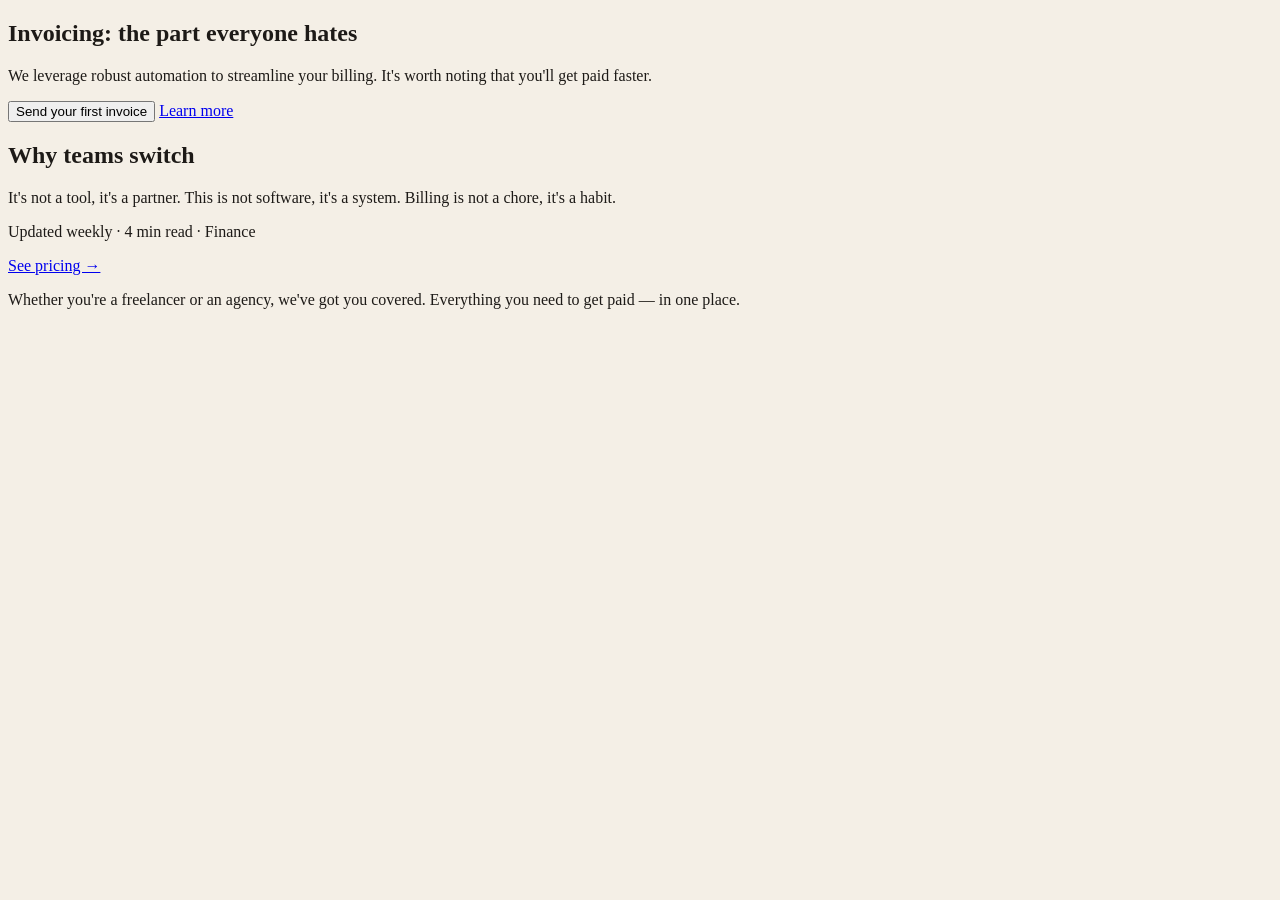
<file: designer/evals/fixtures/copy-fail/index.html>
<!doctype html>
<!-- designer lint fixture: copy rules only. Expected PATCH (copy), plus a dash WARN. -->
<html lang="en">
<head>
<meta charset="utf-8">
<title>Ledgerly invoicing</title>
<style>
:root { --ink: #1d1a17; --paper: #f4efe6; --accent: #7a3e1d; --font-display: "Gloock", serif; --font-body: "Newsreader", serif; }
body { background: var(--paper); color: var(--ink); font-family: var(--font-body); }
</style>
</head>
<body>
<section class="hero">
  <h1>Invoicing: the part everyone hates</h1>
  <p>We leverage robust automation to streamline your billing. It's worth noting that you'll get paid faster.</p>
  <button type="button">Send your first invoice</button>
  <a class="btn" href="/tour">Learn more</a>
</section>
<section>
  <h2>Why teams switch</h2>
  <p>It's not a tool, it's a partner. This is not software, it's a system. Billing is not a chore, it's a habit.</p>
  <p class="meta">Updated weekly · 4 min read · Finance</p>
  <a href="/pricing">See pricing →</a>
  <p>Whether you're a freelancer or an agency, we've got you covered. Everything you need to get paid — in one place.</p>
</section>
</body>
</html>
</file>
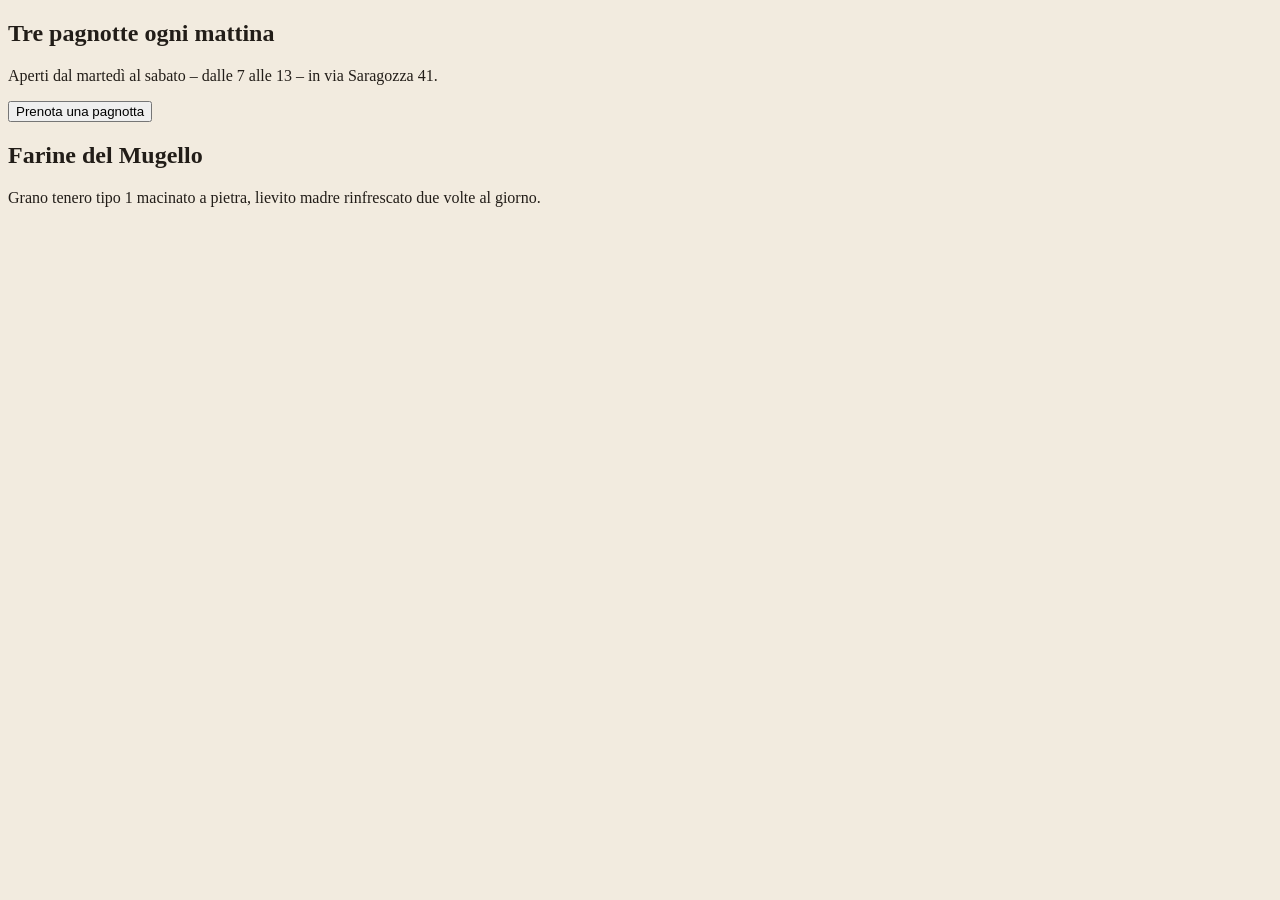
<file: designer/evals/fixtures/copy-pass-it/index.html>
<!doctype html>
<!-- designer lint fixture: Italian copy with legitimate en dashes. MUST PASS, no dash warning. -->
<html lang="it">
<head>
<meta charset="utf-8">
<title>Forno Bertoldi, pane a lievitazione naturale</title>
<style>
:root { --ink: #221d18; --paper: #f2ebdf; --accent: #8c4a1f; --font-display: "Gloock", serif; --font-body: "Literata", serif; }
html, body { overflow-x: clip; }
body { background: var(--paper); color: var(--ink); font-family: var(--font-body); }
</style>
</head>
<body>
<section class="hero">
  <h1>Tre pagnotte ogni mattina</h1>
  <p>Aperti dal martedì al sabato – dalle 7 alle 13 – in via Saragozza 41.</p>
  <button type="button">Prenota una pagnotta</button>
</section>
<section>
  <h2>Farine del Mugello</h2>
  <p>Grano tenero tipo 1 macinato a pietra, lievito madre rinfrescato due volte al giorno.</p>
</section>
</body>
</html>
</file>
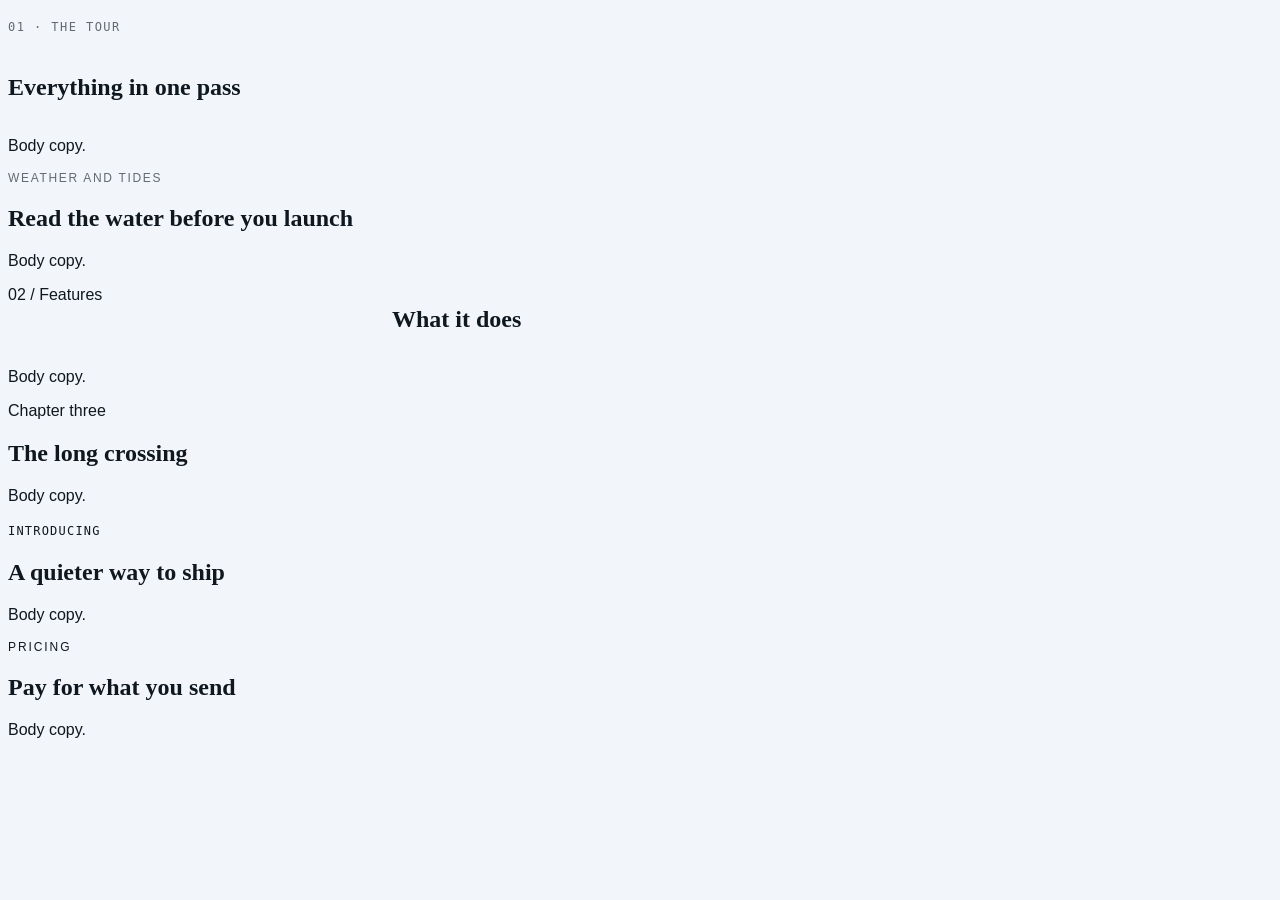
<file: designer/evals/fixtures/eyebrow-fail/index.html>
<!doctype html>
<!--
  Gate 54 fixture: MUST FAIL, six times.

  Every case here was invisible to the pre-1.3 detector, which keyed on
  `grid-template-columns` in the CSS and so only ever saw one geometry.
  Assertion (run from this directory):

    node ../../sloplint.mjs . --json | node -e "let s='';process.stdin.on('data',d=>s+=d).on('end',()=>console.log(JSON.parse(s).findings.filter(f=>f.gate==='54'&&f.grade==='FAIL').length))"
    # expected: 6

  Scoped to gate 54 on purpose: this file is deliberately slop in other ways too.
-->
<html lang="en">
<head>
<meta charset="utf-8">
<meta name="viewport" content="width=device-width, initial-scale=1">
<title>Gate 54 eyebrow fixture (must fail)</title>
<style>
/* Hallmark · macrostructure: fixture · tone: n/a · anchor hue: 250 · hero: Settled/H1 */
/* Hallmark · pre-emit critique: P3 H3 E3 S3 R3 V3 · weakest: all - this is a fixture */
:root {
  --color-paper: oklch(97% 0.006 250); --color-ink: oklch(20% 0.02 250);
  --color-muted: oklch(52% 0.015 250);
  --font-display: "Fraunces", serif; --font-body: "Public Sans", sans-serif;
  --font-label: "Geist Mono", monospace;
  --text-xs: 0.75rem; --tracking-label: 0.12em;
}
html, body { overflow-x: clip; }
body { background: var(--color-paper); color: var(--color-ink); font-family: var(--font-body); }
h1, h2, h3 { font-family: var(--font-display); }

/* 1: flex column. No grid anywhere; the old check could not see this. */
.a__head { display: flex; flex-direction: column; gap: 0.5rem; }
.a__eyebrow { font-family: var(--font-label); text-transform: uppercase;
  letter-spacing: var(--tracking-label); font-size: var(--text-xs); color: var(--color-muted); }

/* 2: plain block stack, and a class name outside the label vocabulary.
       Caught by resolved CSS alone: uppercase + tracking + small size. */
.b__strand { text-transform: uppercase; letter-spacing: 0.14em; font-size: 0.75rem;
  color: var(--color-muted); }

/* 3: the classic side-by-side grid. Regression guard for the old behaviour. */
.c__head { display: grid; grid-template-columns: minmax(0, 0.4fr) minmax(0, 1fr); gap: 2rem; }

/* 4: multi-column head declared ONLY inside a max-width block. The old check
       skipped every max-width rule, so this shape was a free pass. */
@media (max-width: 48rem) {
  .d__head { display: grid; grid-template-columns: 1fr 2fr; }
}

/* 5: class-less heading. The old check required a semantic match on the head
       wrapper's own classes to even look. */
.e__mark { font-family: var(--font-label); text-transform: uppercase;
  letter-spacing: 0.1em; font-size: 0.75rem; }

/* 6: "overline" was not in the old vocabulary at all. */
.overline { font-size: 0.75rem; letter-spacing: 0.16em; text-transform: uppercase; }
</style>
</head>
<body>

<!-- 1 · flex column stack -->
<section>
  <div class="a__head">
    <p class="a__eyebrow">01 · The tour</p>
    <h2>Everything in one pass</h2>
  </div>
  <p>Body copy.</p>
</section>

<!-- 2 · plain block stack, non-vocabulary class, CSS signals only -->
<section>
  <div>
    <p class="b__strand">Weather and tides</p>
    <h2>Read the water before you launch</h2>
  </div>
  <p>Body copy.</p>
</section>

<!-- 3 · side-by-side grid (the only shape the old gate caught) -->
<section>
  <div class="c__head">
    <span class="eyebrow">02 / Features</span>
    <h2>What it does</h2>
  </div>
  <p>Body copy.</p>
</section>

<!-- 4 · two-column head hidden inside a max-width query -->
<section>
  <div class="d__head">
    <span class="kicker">Chapter three</span>
    <h2>The long crossing</h2>
  </div>
  <p>Body copy.</p>
</section>

<!-- 5 · class-less heading under a labelled span -->
<section>
  <div>
    <span class="e__mark">Introducing</span>
    <h2>A quieter way to ship</h2>
  </div>
  <p>Body copy.</p>
</section>

<!-- 6 · the word the old vocabulary never knew -->
<section>
  <div>
    <p class="overline">Pricing</p>
    <h2>Pay for what you send</h2>
  </div>
  <p>Body copy.</p>
</section>

</body>
</html>
</file>
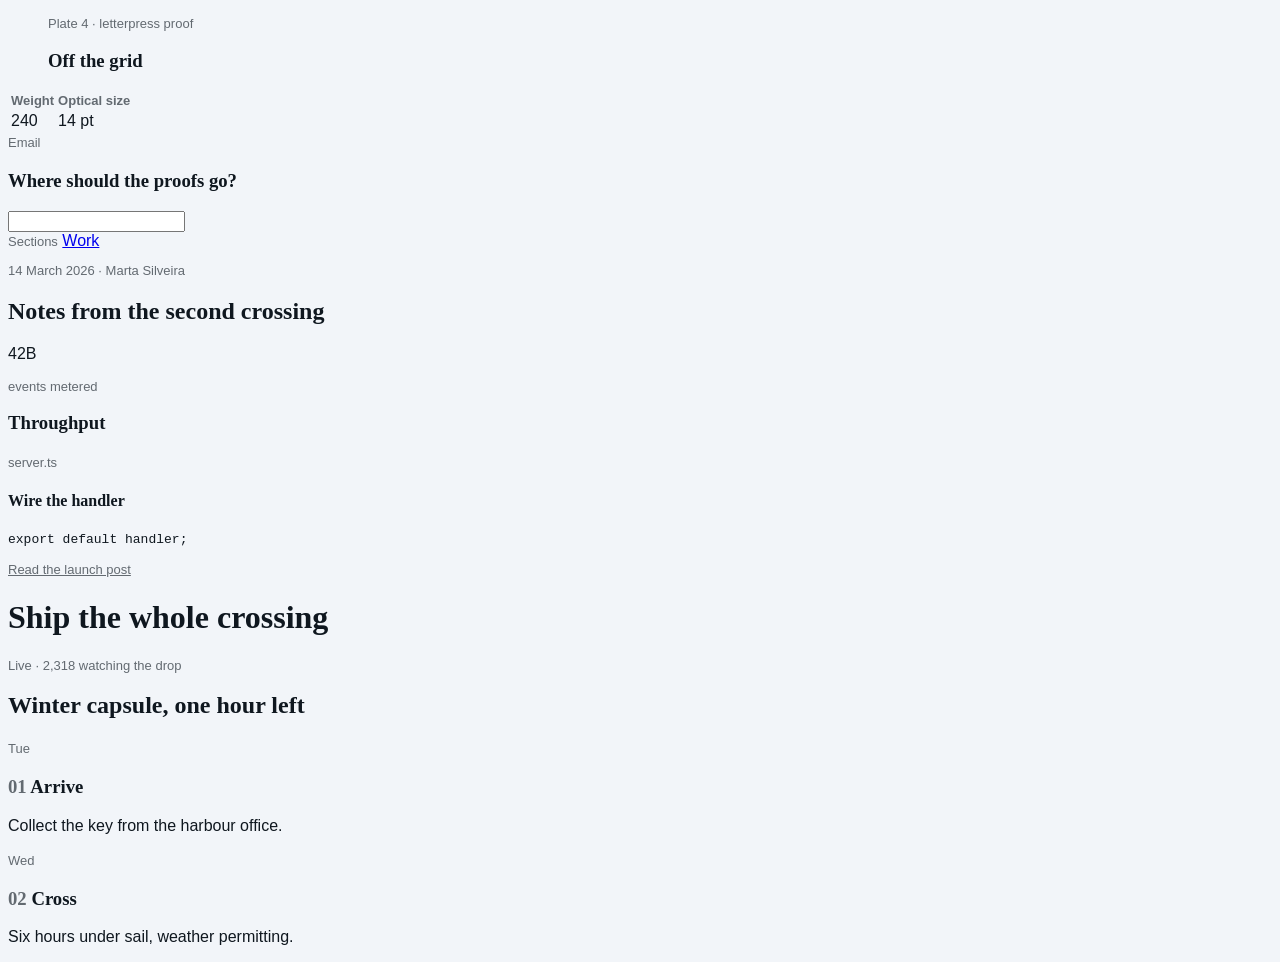
<file: designer/evals/fixtures/eyebrow-pass/index.html>
<!doctype html>
<!--
  Gate 54 fixture: MUST NOT FAIL.

  Ten shapes that look like an eyebrow to a naive detector and are not one.
  Each carries a fact, a destination, or an identifier the reader would
  otherwise lack: the exceptions gate 54 lists in references/gates.md.

  Assertion (run from this directory):

    node ../../sloplint.mjs . --json | node -e "let s='';process.stdin.on('data',d=>s+=d).on('end',()=>console.log(JSON.parse(s).findings.filter(f=>f.gate==='54').length))"
    # expected: 0

  Scoped to gate 54: this file makes no claim to be clean on the other gates.
-->
<html lang="en">
<head>
<meta charset="utf-8">
<meta name="viewport" content="width=device-width, initial-scale=1">
<title>Gate 54 carve-out fixture (must pass)</title>
<meta name="description" content="Fragments that sit near a heading without announcing it; gate 54 must stay quiet on every one.">
<style>
/* Hallmark · shape: fixture · genre: editorial · theme: fixture (by request)
 * hero: Settled · nav: none · footer: none · enrichment: none · signature: none, this is a gate 54 fixture
 * axes: light/roman-serif/cool · posture: restrained · contrast: pass · fold: n/a · v2.0.0 */
/* Hallmark · pre-emit critique: P3 H3 E3 S3 R3 V3 · weakest: all, this is a fixture */
/* Hallmark · answered F21 · unrelated fragments in one file, not a single document outline */
:root {
  --color-paper: oklch(97% 0.006 250); --color-ink: oklch(20% 0.02 250);
  --color-muted: oklch(52% 0.015 250); --color-accent: oklch(52% 0.14 250); --color-accent-ink: oklch(98% 0.005 250);
  --font-display: "Fraunces", serif; --font-body: "Public Sans", sans-serif;
  --font-label: var(--font-body);
  --text-xs: 0.8125rem;
}
html, body { overflow-x: clip; }
html { scrollbar-color: var(--color-muted) var(--color-paper); }
body { background: var(--color-paper); color: var(--color-ink); font-family: var(--font-body); caret-color: var(--color-accent); }
::selection { background: color-mix(in oklab, var(--color-accent) 22%, transparent); color: var(--color-ink); }
:focus-visible { outline: 2px solid var(--color-accent); outline-offset: 2px; }
a:active, button:active { transform: translateY(1px); }
button:disabled { opacity: 0.55; cursor: not-allowed; }
h1, h2, h3, h4 { font-family: var(--font-display); text-wrap: balance; }
.label { font-family: var(--font-label); font-size: var(--text-xs); color: var(--color-muted); }
.steps { list-style: none; counter-reset: step; padding: 0; }
.steps li { counter-increment: step; }
.steps li h3::before { content: counter(step, decimal-leading-zero) "  "; color: var(--color-muted); }
</style>
</head>
<body>

<!-- 1 · figcaption. Identifier, and it names something that is present. -->
<figure>
  <figcaption class="label">Plate 4 · letterpress proof</figcaption>
  <h3>Off the grid</h3>
</figure>

<!-- 2 · table column header. Identifier. -->
<table>
  <thead><tr><th class="label">Weight</th><th class="label">Optical size</th></tr></thead>
  <tbody><tr><td>240</td><td>14 pt</td></tr></tbody>
</table>

<!-- 3 · form field label. Identifier, bound to its control. -->
<form>
  <div>
    <label class="label" for="email">Email</label>
    <h3>Where should the proofs go?</h3>
    <input id="email" type="email">
  </div>
</form>

<!-- 4 · nav label. Destination. -->
<nav>
  <div>
    <span class="label">Sections</span>
    <h2 hidden>Navigation</h2>
    <a href="/work">Work</a>
  </div>
</nav>

<!-- 5 · dateline. Fact: the date appears nowhere else. -->
<article>
  <p class="label"><time datetime="2026-03-14">14 March 2026</time> · Marta Silveira</p>
  <h2>Notes from the second crossing</h2>
</article>

<!-- 6 · unit label AFTER the figure it labels. Order is the discriminator. -->
<section>
  <div>
    <p class="stat__num">42B</p>
    <p class="label">events metered</p>
  </div>
  <h3>Throughput</h3>
</section>

<!-- 7 · code filename tab. Identifier: a real path. -->
<section>
  <div>
    <span class="label">server.ts</span>
    <h4>Wire the handler</h4>
  </div>
  <pre><code>export default handler;</code></pre>
</section>

<!-- 8 · linked announcement chip. Destination, and it goes somewhere real. -->
<header>
  <div>
    <a class="label" href="/changelog/v2">Read the launch post</a>
    <h1>Ship the whole crossing</h1>
  </div>
</header>

<!-- 9 · live telemetry above a headline. Fact, and the digits prove it. -->
<section>
  <div>
    <p class="label">Live · 2,318 watching the drop</p>
    <h1>Winter capsule, one hour left</h1>
  </div>
</section>

<!-- 10 · a real <ol>. The numbers come from counter(), not from typed labels;
         a genuine per-step identifier rides along without becoming a kicker. -->
<ol class="steps">
  <li>
    <span class="label">Tue</span>
    <h3>Arrive</h3>
    <p>Collect the key from the harbour office.</p>
  </li>
  <li>
    <span class="label">Wed</span>
    <h3>Cross</h3>
    <p>Six hours under sail, weather permitting.</p>
  </li>
</ol>

</body>
</html>
</file>
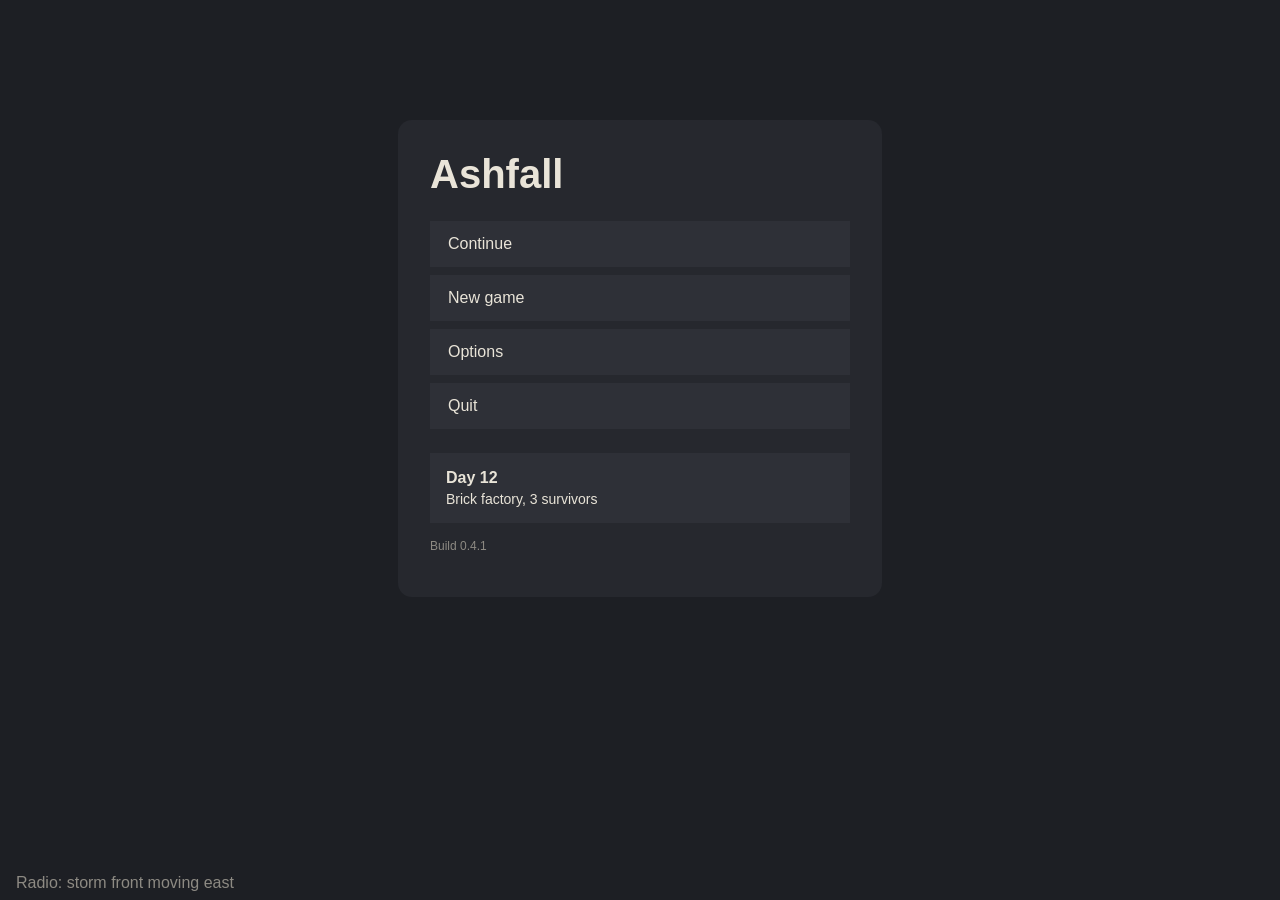
<file: designer/evals/fixtures/game-flat/index.html>
<!doctype html>
<html lang="en">
<head>
<meta charset="utf-8">
<title>Ashfall menu</title>
<style>
  :root { --paper: #1d1f24; --ink: #e9e4d8; --accent: #c8923a; --line: #3a3d44; }
  body { margin: 0; background: var(--paper); color: var(--ink); font-family: "Barlow", sans-serif; }
  .main-menu { max-width: 420px; margin: 120px auto; padding: 32px; background: #26282e; border-radius: 14px; }
  .logo { font-size: 40px; margin: 0 0 24px; }
  .menu-list { display: flex; flex-direction: column; gap: 8px; padding: 0; margin: 0; list-style: none; }
  .menu-item { padding: 14px 18px; background: #2e3037; color: var(--ink); }
  .save-card { margin-top: 24px; padding: 16px; background: #2e3037; color: var(--ink); }
  .save-card p { margin: 4px 0 0; font-size: 14px; }
  .version { margin-top: 16px; font-size: 12px; color: #8d8a83; }
  .ticker { position: fixed; left: 0; right: 0; bottom: 0; padding: 8px 16px; color: #8d8a83; }
</style>
</head>
<body>
  <main class="main-menu">
    <h1 class="logo">Ashfall</h1>
    <ul class="menu-list">
      <li class="menu-item">Continue</li>
      <li class="menu-item">New game</li>
      <li class="menu-item">Options</li>
      <li class="menu-item">Quit</li>
    </ul>
    <div class="save-card"><strong>Day 12</strong><p>Brick factory, 3 survivors</p></div>
    <p class="version">Build 0.4.1</p>
  </main>
  <div class="ticker">Radio: storm front moving east</div>
</body>
</html>
</file>
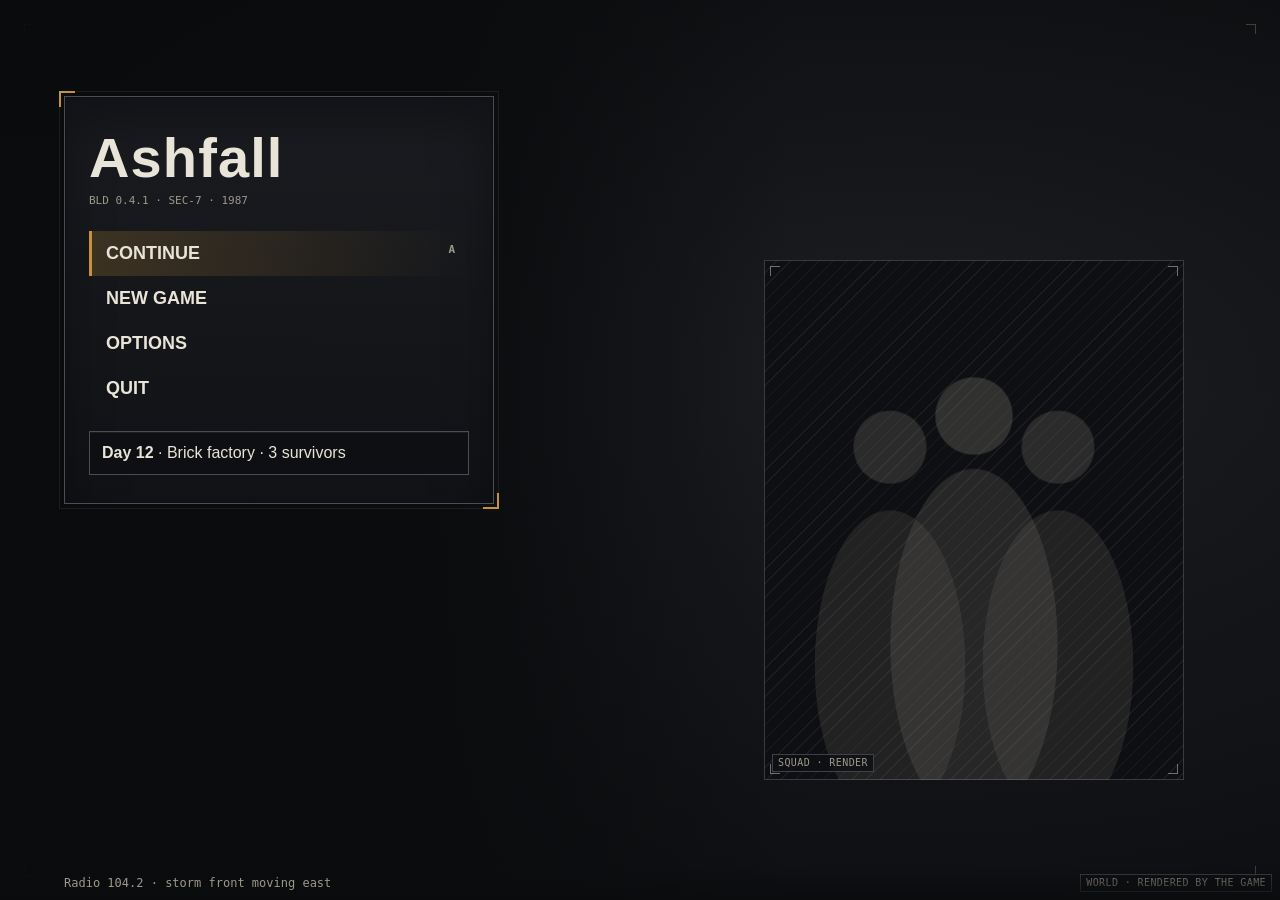
<file: designer/evals/fixtures/game-rich/index.html>
<!doctype html>
<html lang="en">
<head>
<meta charset="utf-8">
<title>Ashfall menu</title>
<link rel="stylesheet" href="../../../assets/game-slot.css">
<style>
  :root { --paper: #15171b; --ink: #e9e4d8; --ink-dim: #9d988c; --accent: #c8923a; --rule: #4a4d55; --inset: #0e0f12;
          --font-display: "Oswald", "Barlow Condensed", sans-serif; --font-body: "Barlow", sans-serif; --font-mono: "JetBrains Mono", monospace; }
  body { margin: 0; min-height: 100dvh; position: relative; color: var(--ink); font-family: var(--font-body); background: var(--paper); }
  .scrim { position: absolute; inset: 0; z-index: 1; background: linear-gradient(90deg, rgb(10 11 13 / 0.92) 0 34%, rgb(10 11 13 / 0) 62%); }
  .rail, .ticker { z-index: 2; }
  .squad { position: absolute; right: 96px; bottom: 120px; width: 420px; height: 520px; z-index: 2; }
  .rail { position: absolute; left: 64px; top: 96px; width: 380px; padding: 28px 24px;
          background: linear-gradient(180deg, rgb(28 30 35 / 0.86), rgb(18 19 23 / 0.86));
          border: 1px solid var(--rule); outline: 1px solid rgb(233 228 216 / 0.08); outline-offset: 4px;
          box-shadow: inset 0 0 0 1px var(--inset), inset 0 24px 48px rgb(0 0 0 / 0.35); }
  .rail::before, .rail::after { content: ""; position: absolute; width: 14px; height: 14px; border: 2px solid var(--accent); }
  .rail::before { top: -6px; left: -6px; border-right: 0; border-bottom: 0; }
  .rail::after { bottom: -6px; right: -6px; border-left: 0; border-top: 0; }
  .logo { font-family: var(--font-display); font-size: 56px; letter-spacing: 0.02em; margin: 0 0 4px; }
  .serial { font-family: var(--font-mono); font-size: 11px; color: var(--ink-dim); margin: 0 0 24px; }
  .menu-item { display: flex; justify-content: space-between; padding: 12px 14px; color: var(--ink); background: none; border: 0; width: 100%;
               border-left: 3px solid transparent; font: 600 18px var(--font-display); text-transform: uppercase; }
  .menu-item:focus-visible, .menu-item.is-selected { background: linear-gradient(90deg, rgb(200 146 58 / 0.22), rgb(200 146 58 / 0)); border-left-color: var(--accent); outline: none; }
  .menu-item kbd { font-family: var(--font-mono); font-size: 11px; color: var(--ink-dim); }
  .save { margin-top: 20px; padding: 12px; border: 1px solid var(--rule); background: var(--inset); box-shadow: inset 0 1px 0 rgb(233 228 216 / 0.06); }
  .ticker { position: absolute; left: 0; right: 0; bottom: 0; padding: 10px 64px; font-family: var(--font-mono); font-size: 12px; color: var(--ink-dim);
            background: linear-gradient(0deg, rgb(10 11 13 / 0.9), rgb(10 11 13 / 0)); }
</style>
</head>
<body>
  <div class="game-slot" data-game-slot="world" data-slot-kind="world" data-slot-subject="foggy street of the Soviet town at dusk"><span class="game-slot__tag">world · rendered by the game</span></div>
  <div class="scrim"></div>
  <div class="game-slot squad" data-game-slot="squad" data-slot-kind="render-texture" data-slot-framing="group" data-slot-subject="the 3 survivors of the last save, full body, campfire light" data-slot-size="420x520"><span class="game-slot__tag">squad · render</span></div>
  <nav class="rail" aria-label="Main menu">
    <h1 class="logo">Ashfall</h1>
    <p class="serial">BLD 0.4.1 · SEC-7 · 1987</p>
    <button class="menu-item is-selected">Continue <kbd>A</kbd></button>
    <button class="menu-item">New game</button>
    <button class="menu-item">Options</button>
    <button class="menu-item">Quit</button>
    <div class="save"><strong>Day 12</strong> · Brick factory · 3 survivors</div>
  </nav>
  <div class="ticker">Radio 104.2 · storm front moving east</div>
</body>
</html>
</file>
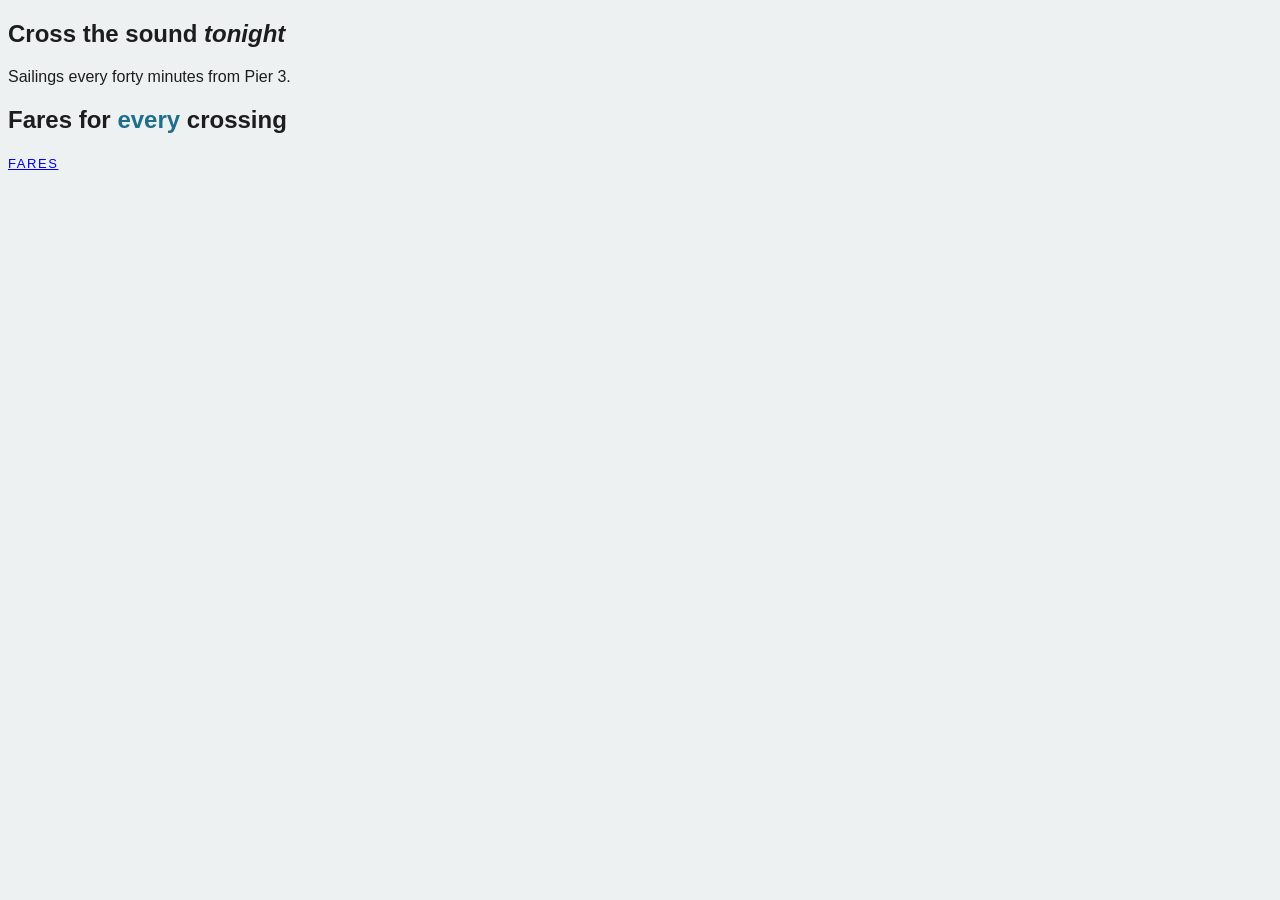
<file: designer/evals/fixtures/type-fail/index.html>
<!doctype html>
<!-- designer lint fixture: type rules. Expected PATCH (type). -->
<html lang="en">
<head>
<meta charset="utf-8">
<title>Tidewater ferry timetable</title>
<style>
:root { --ink: #1b1d1f; --paper: #eef1f2; --accent: #1f6f8b; --font-display: "Montserrat", sans-serif; --font-body: "Public Sans", sans-serif; }
html, body { overflow-x: clip; }
body { background: var(--paper); color: var(--ink); font-family: var(--font-body); }
h1, h2 { font-family: var(--font-display); }
.nav-link { font-size: 13px; text-transform: uppercase; letter-spacing: 0.12em; }
.accent { color: var(--accent); }
</style>
</head>
<body>
<section class="hero">
  <h1>Cross the sound <em>tonight</em></h1>
  <p>Sailings every forty minutes from Pier 3.</p>
</section>
<section>
  <h2>Fares for <span class="accent">every</span> crossing</h2>
  <a class="nav-link" href="/fares">Fares</a>
</section>
</body>
</html>
</file>
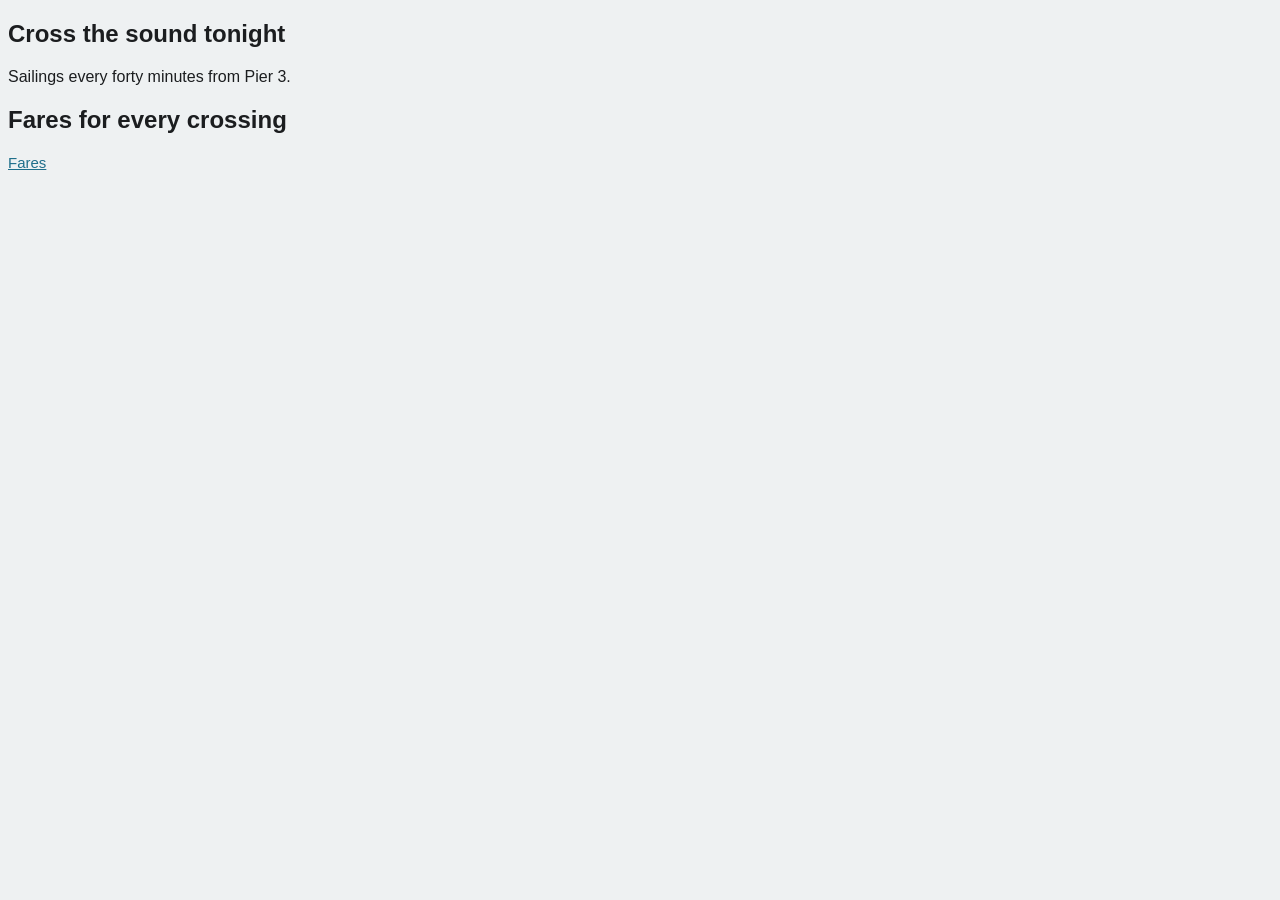
<file: designer/evals/fixtures/type-pass/index.html>
<!doctype html>
<!-- designer lint fixture: type done right. MUST PASS with zero hits. -->
<html lang="en">
<head>
<meta charset="utf-8">
<title>Tidewater ferry timetable</title>
<style>
:root { --ink: #1b1d1f; --paper: #eef1f2; --accent: #1f6f8b; --font-display: "Funnel Display", sans-serif; --font-body: "Public Sans", sans-serif; }
html, body { overflow-x: clip; }
body { background: var(--paper); color: var(--ink); font-family: var(--font-body); }
h1, h2 { font-family: var(--font-display); }
.nav-link { font-size: 15px; color: var(--accent); }
</style>
</head>
<body>
<section class="hero">
  <h1>Cross the sound tonight</h1>
  <p>Sailings every forty minutes from Pier 3.</p>
</section>
<section>
  <h2>Fares for every crossing</h2>
  <a class="nav-link" href="/fares">Fares</a>
</section>
</body>
</html>
</file>
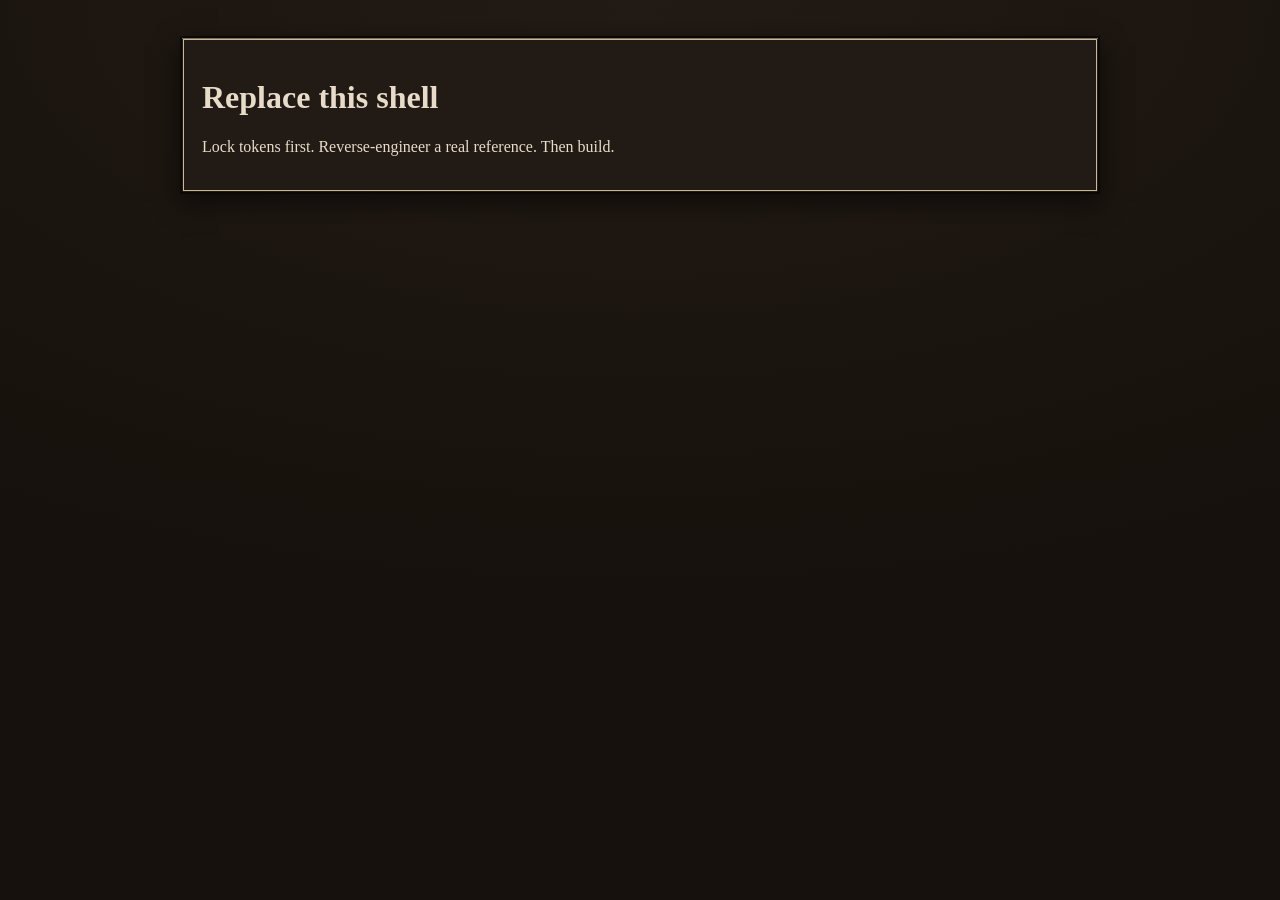
<file: designer/assets/mock-shell.html>
<!DOCTYPE html>
<html lang="en">
<head>
  <meta charset="utf-8" />
  <meta name="viewport" content="width=device-width, initial-scale=1, viewport-fit=cover" />
  <title>UI mock</title>
  <link rel="stylesheet" href="./token-template.css" />
  <style>
    * { box-sizing: border-box; }
    html, body { margin: 0; min-height: 100%; }
    body {
      font-family: var(--font-body);
      color: var(--ink);
      background: var(--paper);
    }
    .scene {
      min-height: 100dvh;
      padding: var(--safe-top) 16px var(--safe-bottom);
      background:
        radial-gradient(1200px 600px at 50% 0%, var(--paper-2), var(--paper));
    }
    .panel {
      border: 2px solid var(--border-outer);
      box-shadow: var(--shadow-inset), var(--shadow-drop);
      background: var(--paper-2);
      position: relative;
    }
    .panel::after {
      content: "";
      pointer-events: none;
      position: absolute;
      inset: 1px;
      border: 1px solid var(--border-inner);
    }
    .display { font-family: var(--font-body); }
    button, [role="button"] { min-height: var(--hit); min-width: var(--hit); }
  </style>
</head>
<body>
  <div class="scene">
    <div class="panel" style="max-width: 920px; margin: 24px auto; padding: 20px;">
      <h1 class="display">Replace this shell</h1>
      <p>Lock tokens first. Reverse-engineer a real reference. Then build.</p>
    </div>
  </div>
</body>
</html>
</file>
<file: designer/assets/game-slot.css>
/* Game slots: the parts of a game screen that the game renders, not the UI (references/game-ui.md, Game slots).
   Copy next to the mock and link it after the tokens. Every slot is a real element, so it translates (translate.mjs)
   and stays in the layout; the engine replaces the placeholder with a render texture, a camera, the minimap or the world.

   <div class="game-slot" data-game-slot="player-1" data-slot-kind="render-texture" data-slot-framing="bust"
        data-slot-subject="player 1, head and shoulders, 3/4 view, rim light" data-slot-size="256x256">
     <span class="game-slot__tag">player-1 · render</span>
   </div>

   Kinds: world · render-texture · 3d-preview · minimap · live-camera · video · sprite
   Framing (render-texture, 3d-preview): bust · full · item · vehicle · group
   The world slot fills its container and stays transparent in the engine; in the mock it is a quiet graded field.
   Preview the concept image behind it with <html class="preview-scene"> and style="--slot-preview: url(concept.png)". */

.game-slot {
  --_ink: var(--slot-ink, var(--ink-dim, #9d988c));
  --_line: var(--slot-line, var(--rule, #4a4d55));
  --_bg: var(--slot-bg, var(--inset, #0f1013));
  position: relative;
  display: grid;
  place-items: end start;
  min-width: 48px;
  min-height: 48px;
  overflow: hidden;
  isolation: isolate;
  color: var(--_ink);
  background:
    repeating-linear-gradient(135deg, transparent 0 9px, color-mix(in srgb, var(--_line) 22%, transparent) 9px 10px),
    var(--_bg);
  box-shadow: inset 0 0 0 1px color-mix(in srgb, var(--_line) 70%, transparent);
}
/* registration corners: reads as "something goes here", never as a finished panel */
.game-slot::before {
  content: "";
  position: absolute;
  inset: 6px;
  pointer-events: none;
  background:
    linear-gradient(var(--_ink), var(--_ink)) top left / 10px 1px no-repeat,
    linear-gradient(var(--_ink), var(--_ink)) top left / 1px 10px no-repeat,
    linear-gradient(var(--_ink), var(--_ink)) top right / 10px 1px no-repeat,
    linear-gradient(var(--_ink), var(--_ink)) top right / 1px 10px no-repeat,
    linear-gradient(var(--_ink), var(--_ink)) bottom left / 10px 1px no-repeat,
    linear-gradient(var(--_ink), var(--_ink)) bottom left / 1px 10px no-repeat,
    linear-gradient(var(--_ink), var(--_ink)) bottom right / 10px 1px no-repeat,
    linear-gradient(var(--_ink), var(--_ink)) bottom right / 1px 10px no-repeat;
  opacity: 0.7;
}
.game-slot__tag {
  position: relative;
  z-index: 2;
  margin: 8px;
  padding: 2px 6px;
  font: 500 10px/1.4 var(--font-mono, ui-monospace, monospace);
  letter-spacing: 0.04em;
  text-transform: uppercase;
  color: var(--_ink);
  background: color-mix(in srgb, var(--_bg) 80%, transparent);
  box-shadow: inset 0 0 0 1px color-mix(in srgb, var(--_line) 80%, transparent);
}

/* silhouettes drawn with gradients only (no invented paths): head + shoulders, full body, item, vehicle */
.game-slot[data-slot-framing]::after {
  content: "";
  position: absolute;
  inset: 0;
  z-index: 1;
  pointer-events: none;
  opacity: 0.55;
}
.game-slot[data-slot-framing="bust"]::after {
  background:
    radial-gradient(circle at 50% 38%, color-mix(in srgb, var(--_ink) 45%, transparent) 0 17%, transparent 17.5%),
    radial-gradient(ellipse 46% 34% at 50% 100%, color-mix(in srgb, var(--_ink) 35%, transparent) 0 99%, transparent 100%);
}
.game-slot[data-slot-framing="full"]::after {
  background:
    radial-gradient(circle at 50% 14%, color-mix(in srgb, var(--_ink) 45%, transparent) 0 6%, transparent 6.4%),
    radial-gradient(ellipse 15% 26% at 50% 40%, color-mix(in srgb, var(--_ink) 35%, transparent) 0 99%, transparent 100%),
    radial-gradient(ellipse 12% 30% at 50% 76%, color-mix(in srgb, var(--_ink) 28%, transparent) 0 99%, transparent 100%),
    radial-gradient(ellipse 34% 4% at 50% 97%, color-mix(in srgb, var(--_ink) 25%, transparent) 0 99%, transparent 100%);
}
.game-slot[data-slot-framing="group"]::after {
  background:
    radial-gradient(circle at 30% 36%, color-mix(in srgb, var(--_ink) 38%, transparent) 0 8%, transparent 8.4%),
    radial-gradient(circle at 50% 30%, color-mix(in srgb, var(--_ink) 45%, transparent) 0 9%, transparent 9.4%),
    radial-gradient(circle at 70% 36%, color-mix(in srgb, var(--_ink) 38%, transparent) 0 8%, transparent 8.4%),
    radial-gradient(ellipse 18% 30% at 30% 78%, color-mix(in srgb, var(--_ink) 26%, transparent) 0 99%, transparent 100%),
    radial-gradient(ellipse 20% 34% at 50% 74%, color-mix(in srgb, var(--_ink) 32%, transparent) 0 99%, transparent 100%),
    radial-gradient(ellipse 18% 30% at 70% 78%, color-mix(in srgb, var(--_ink) 26%, transparent) 0 99%, transparent 100%);
}
.game-slot[data-slot-framing="item"]::after {
  background:
    radial-gradient(ellipse 30% 8% at 50% 80%, color-mix(in srgb, var(--_ink) 30%, transparent) 0 99%, transparent 100%),
    linear-gradient(135deg, transparent 38%, color-mix(in srgb, var(--_ink) 30%, transparent) 38% 62%, transparent 62%) center 42% / 46% 46% no-repeat;
}
.game-slot[data-slot-framing="vehicle"]::after {
  background:
    radial-gradient(ellipse 40% 12% at 50% 62%, color-mix(in srgb, var(--_ink) 34%, transparent) 0 99%, transparent 100%),
    radial-gradient(ellipse 24% 10% at 48% 50%, color-mix(in srgb, var(--_ink) 28%, transparent) 0 99%, transparent 100%),
    radial-gradient(circle at 30% 70%, color-mix(in srgb, var(--_ink) 40%, transparent) 0 5%, transparent 5.4%),
    radial-gradient(circle at 70% 70%, color-mix(in srgb, var(--_ink) 40%, transparent) 0 5%, transparent 5.4%);
}

/* minimap: grid + north tick; live camera: REC frame */
.game-slot[data-slot-kind="minimap"] {
  background:
    linear-gradient(color-mix(in srgb, var(--_line) 40%, transparent) 1px, transparent 1px) 0 0 / 24px 24px,
    linear-gradient(90deg, color-mix(in srgb, var(--_line) 40%, transparent) 1px, transparent 1px) 0 0 / 24px 24px,
    var(--_bg);
}
.game-slot[data-slot-kind="live-camera"] .game-slot__tag::before { content: "● "; color: var(--danger, #c9453a); }

/* the world: what the game draws behind the UI. Quiet in the mock, transparent in the engine */
.game-slot[data-slot-kind="world"] {
  position: absolute;
  inset: 0;
  z-index: 0;
  min-height: 0;
  place-items: end end;
  box-shadow: none;
  background:
    radial-gradient(120% 90% at 70% 40%, color-mix(in srgb, var(--_line) 26%, transparent), transparent 70%),
    linear-gradient(180deg, color-mix(in srgb, var(--_bg) 70%, #000), var(--_bg));
}
.game-slot[data-slot-kind="world"]::before { inset: 24px; opacity: 0.35; }
.preview-scene .game-slot[data-slot-kind="world"] { background: var(--slot-preview, none) center / cover no-repeat, var(--_bg); }
</file>
<file: designer/assets/token-template.css>
:root {
  --ink: #e8dcc8;
  --ink-dim: #a89880;
  --paper: #16110c;
  --paper-2: #221a14;
  --accent: #c4a35a;
  --danger: #b33a2b;
  --rare: #6ea8a0;
  --border-outer: #0a0705;
  --border-inner: #c9b896;
  --radius: 0px;
  --font-display: "Cinzel", "Times New Roman", serif;
  --font-body: "Source Serif 4", "Georgia", serif;
  --font-mono: "IBM Plex Mono", ui-monospace, monospace;
  --shadow-inset: inset 0 1px 0 color-mix(in srgb, var(--border-inner) 55%, transparent);
  --shadow-drop: 0 8px 24px rgba(0, 0, 0, 0.55);
  --glow: 0 0 12px color-mix(in srgb, var(--accent) 45%, transparent);
  --move-in: 120ms;
  --move-out: 140ms;
  --ease: cubic-bezier(0.2, 0.8, 0.2, 1);
  --pad: 12px;
  --gap: 8px;
  --safe-top: max(12px, env(safe-area-inset-top));
  --safe-bottom: max(16px, env(safe-area-inset-bottom));
  --hit: 44px;
}

@media (prefers-reduced-motion: reduce) {
  :root {
    --move-in: 1ms;
    --move-out: 1ms;
  }
}
</file>
